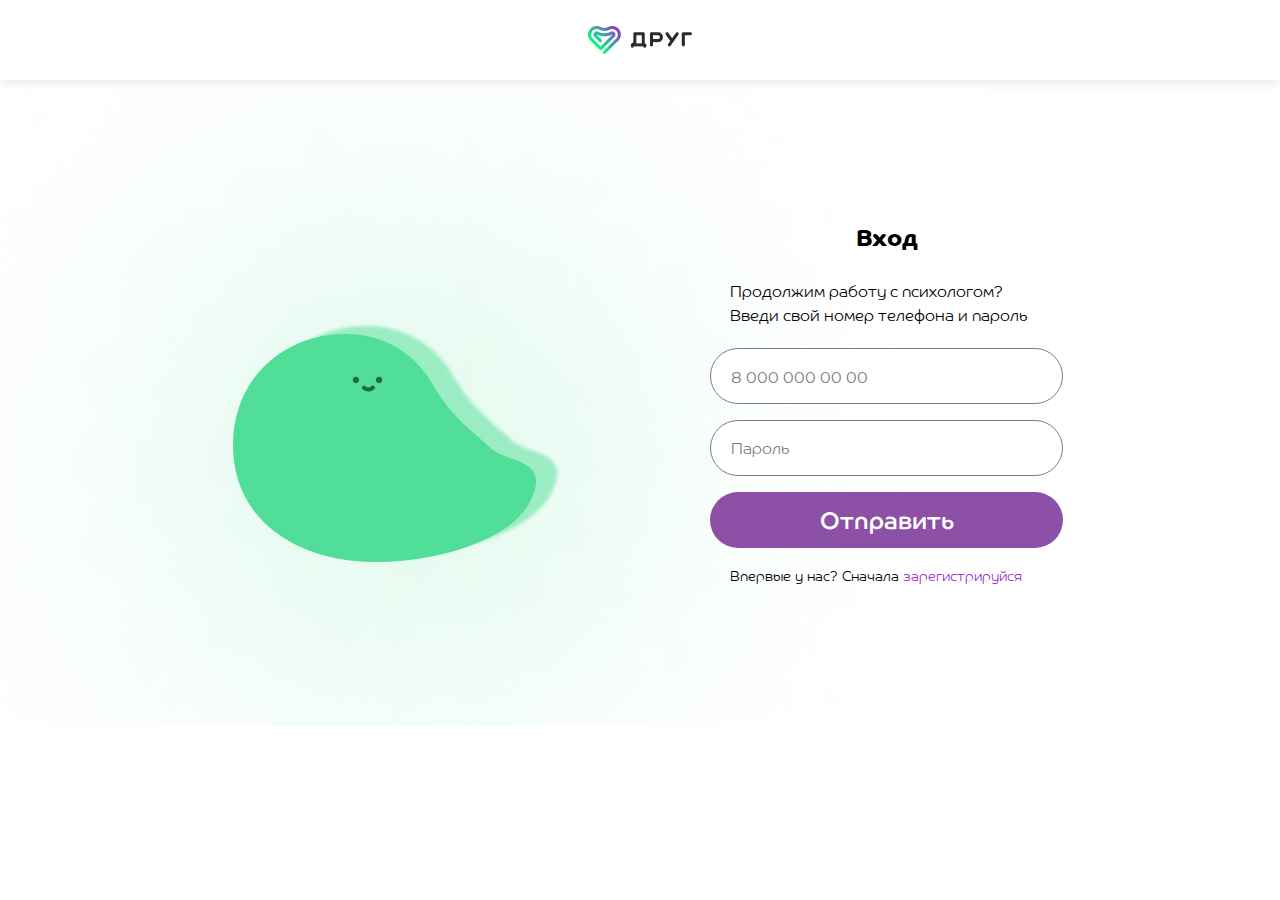
<file: index.html>
<!DOCTYPE html>
<html lang="en">
<head>
    <meta charset="UTF-8">
    <meta http-equiv="X-UA-Compatible" content="IE=edge">
    <meta name="viewport" content="width=device-width, initial-scale=1.0">
    <link rel="stylesheet" href="style.css">
    <link rel="stylesheet" href="mobile.css">
    <title>Friend</title>
</head>
<body>
    <header class="header">
        <div class="container logo">   
                <img src="image/logo_color.jpg" alt="логотип">
        </div>
    </header>

    <main>
        <div class="container main-container">
            <div class="welcome">
                <h1 class="h1">Вход</h1>
                <p class="text">Продолжим работу с психологом? <br>
                    Введи свой номер телефона и пароль
                </p>

                <form action="pages/profil.html" class="form">
                    <input type="number" class="input" name="phone" pattern="[0-9]{11,11}"
                     id="phone" placeholder="8 000 000 00 00" required>
                    <span class="mistake">Не хватает одной цифры</span>

                    <input type="password" id="password"
                     name="password" class="input input-password"
                      placeholder="Пароль" required>
                    <span class="mistake">Попробуй отключить Capslock</span>

                    <button type="submit" class="button">Отправить</button>
                </form>

                <p class="text-small">
                    Впервые у нас? Сначала <a href="pages/registration.html">зарегистрируйся</a>
                </p>

            </div>
              
        </div>
    </main>

    <footer class="footer">
        <div class="container">
            <p class="text-small">
                <!-- <a href="#">Забыл пароль?</a> -->
            </p>
        </div>
    </footer>

    
    <script src="index_script.js">    </script>
</body>
</html>
</file>
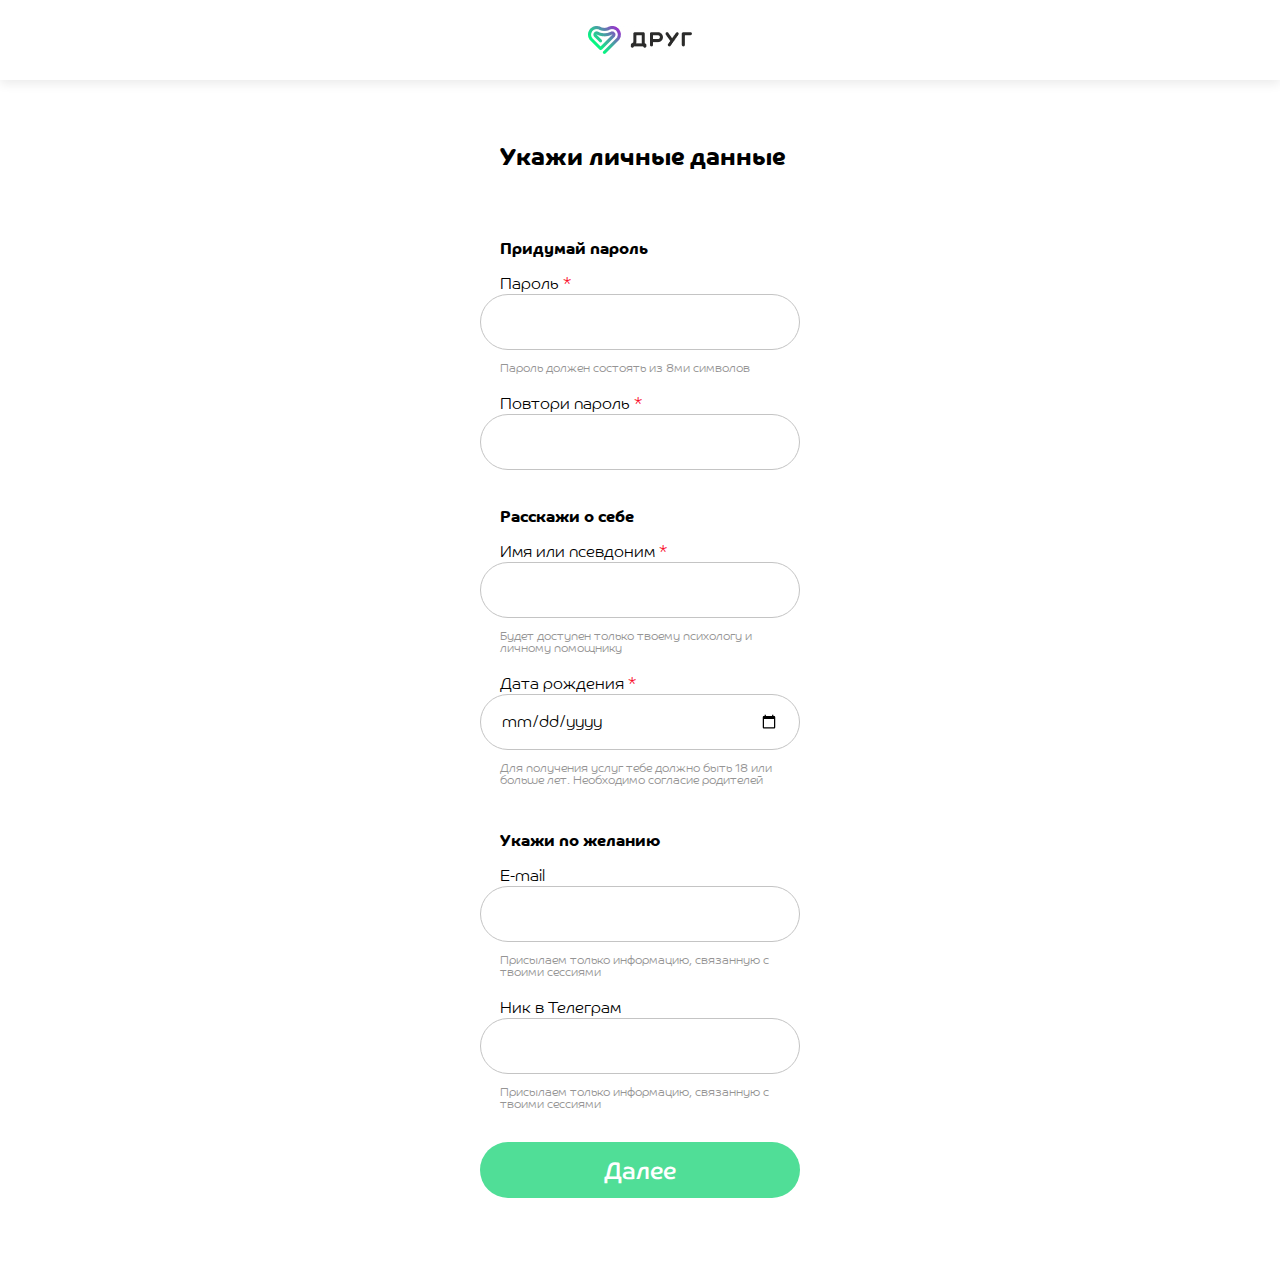
<file: pages/enterInfo.html>
<!DOCTYPE html>
<html lang="en">
<head>
    <meta charset="UTF-8">
    <meta http-equiv="X-UA-Compatible" content="IE=edge">
    <meta name="viewport" content="width=device-width, initial-scale=1.0">
    <link rel="stylesheet" href="../style.css">
    <link rel="stylesheet" href="../mobile.css">
    <title>Friend</title>
</head>
<body>
    <header class="header">
        <div class="container logo">   
                <img src="../image/logo_color.jpg" alt="логотип">
        </div>
    </header>

    <main>
        <div class="container ">
            
            <div class="center">
                
                <form action="identificator.html" class="form form-info">
                    <h1 class="h1 h1-margin">Укажи личные данные</h1>
                    
                    <div class="div-margin">
                        <p class="text-form">Придумай пароль</p>
                        <label for="password" class="label-form">Пароль <span class="red">*</span></label>
                        <input type="password" name="password" id="password" class="input-form" required>
                        <p class="about about-form" >
                            Пароль должен состоять из 8ми символов
                        </p>
                        <!-- <p class="about about-form" >
                            Пароль должен состоять из 8ми символов и включать заглавную букву, специальный символ и цифру
                        </p> -->
                        <label for="password2" class="label-form">Повтори пароль <span class="red">*</span></label>
                        <input type="password" name="password2" id="password2" class="input-form" required>
                        <span class="mistake">Пароли не совпадают</span>
                    </div>

                    <div class="div-margin">
                        <p class="text-form">Расскажи о себе</p>
                        <label for="name" class="label-form">Имя или псевдоним <span class="red">*</span></label>
                        <input type="text" name="name" id="name" class="input-form" required>
                        <p class="about about-form">
                            Будет доступен только твоему психологу и личному помощнику
                        </p>
                        <span class="mistake">Превышено допустимое количество символов: сократите 5 символов</span>

                        <label for="birth" class="label-form">Дата рождения <span class="red">*</span></label>
                        <input type="date" name="birth" id="birth" class="input-form" required>
                        <p class="about about-form">
                            Для получения услуг тебе должно быть 18 или больше лет. Необходимо согласие родителей
                        </p>
                        <span class="mistake">Для получения услуг тебе должно быть 18 или больше лет. Необходимо согласие родителей</span>
                    </div>

                    <div class="div-margin">
                        <p class="text-form">Укажи по желанию</p>
                        <label for="email" class="label-form">E-mail</label>
                        <input type="email" name="email" id="email" class="input-form" >
                        <p class="about about-form">
                            Присылаем только информацию, связанную с твоими сессиями
                        </p>
                        <span class="mistake">Пропущен символ @</span>

                        <label for="tg" class="label-form">Ник в Телеграм</label>
                        <input type="text" name="tg" id="tg" class="input-form" pattern="[0-9,a-z,'_']{5,20}">
                        <p class="about about-form">
                            Присылаем только информацию, связанную с твоими сессиями
                        </p>
                        <span class="mistake">Проверьте правильность ввода</span>
                    </div>

                    <button type="submit" class="button button-green">Далее</button>

                </form>
            </div>
            
        </div>
    </main>

    <footer class="footer">
        
    </footer>
    
    <script src="enterInfo_script.js">    </script>

</body>
</html>
</file>
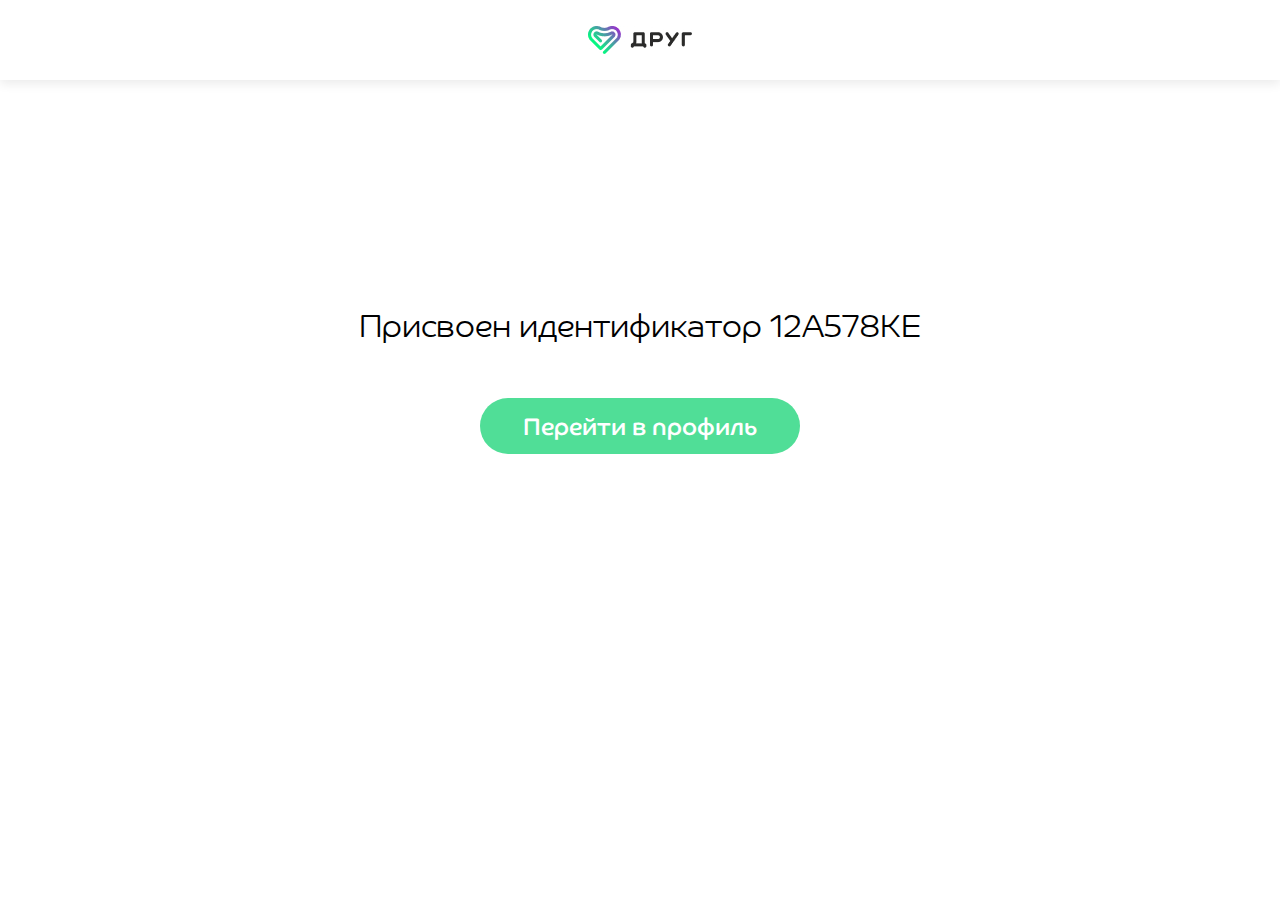
<file: pages/identificator.html>
<!DOCTYPE html>
<html lang="en">
<head>
    <meta charset="UTF-8">
    <meta http-equiv="X-UA-Compatible" content="IE=edge">
    <meta name="viewport" content="width=device-width, initial-scale=1.0">
    <link rel="stylesheet" href="../style.css">
    <link rel="stylesheet" href="../mobile.css">
    <title>Friend</title>
</head>
<body>
    <header class="header">
        <div class="container logo">   
            <img src="../image/logo_color.jpg" alt="логотип">
        </div>
    </header>

    <main>
        <div class="container ">
            <div class="identify">
                <p class="text-identify">
                    Присвоен идентификатор <br class="align-mobile"><span >12А578КЕ</span>
                </p>

                <form action="profil.html" class="form">
                    <button type="submit" class="button button-green">Перейти в профиль</button>
                </form>
            </div>
              
        </div>
    </main>

    <footer class="footer">
    </footer>

</body>
</html>
</file>
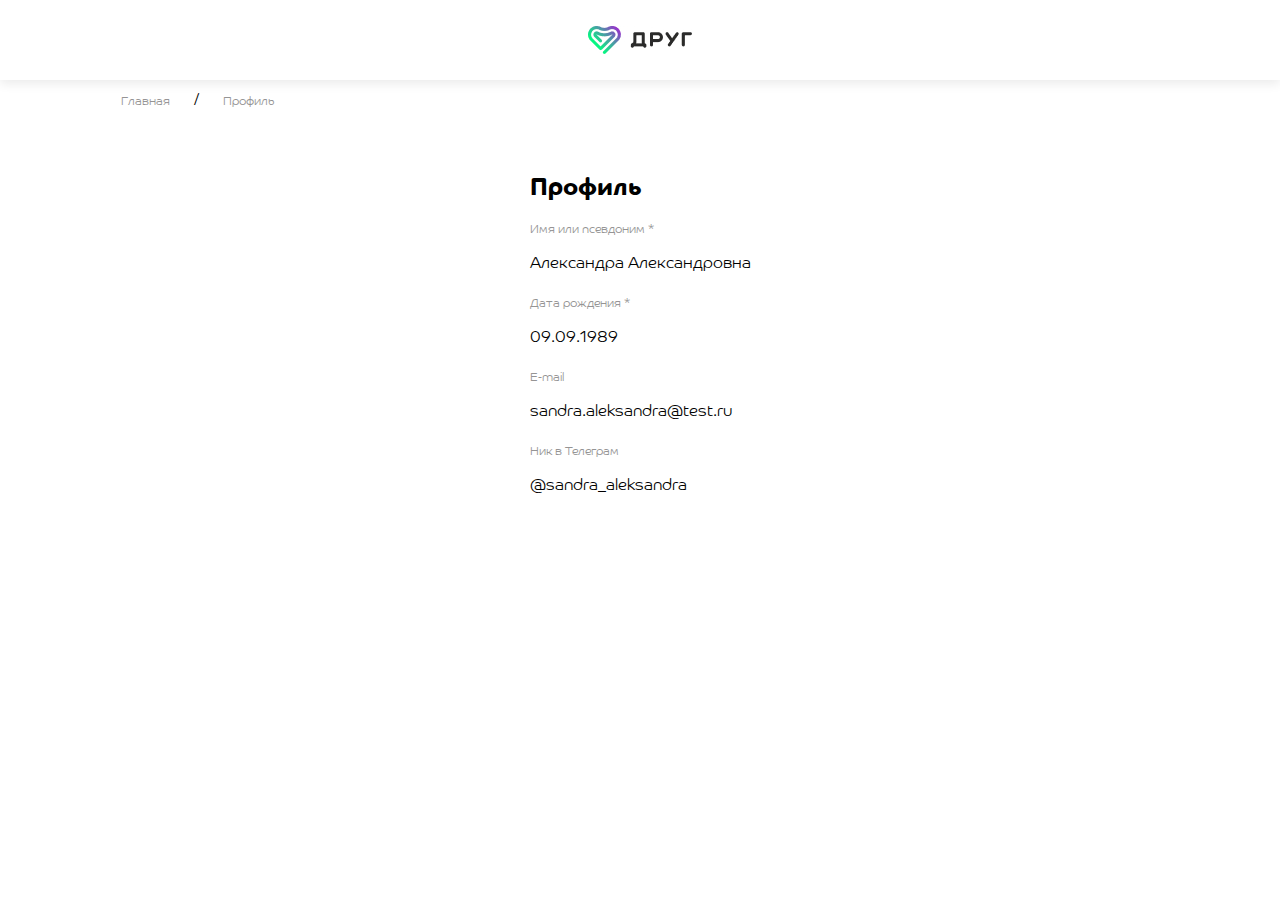
<file: pages/profil.html>
<!DOCTYPE html>
<html lang="en">
<head>
    <meta charset="UTF-8">
    <meta http-equiv="X-UA-Compatible" content="IE=edge">
    <meta name="viewport" content="width=device-width, initial-scale=1.0">
    <link rel="stylesheet" href="../style.css">
    <link rel="stylesheet" href="../mobile.css">
    <title>Friend</title>
</head>
<body>
    <header class="header">
        <div class="container logo">   
            <img src="../image/logo_color.jpg" alt="логотип">
        </div>
    </header>

    <main>
        <div class="container ">
            <div class="way"><a href="../index.html">Главная</a> / <a href="profil.html">Профиль</a>
                </div>
            <div class="center">
                <div>
                    <h1 class="h1 h1-profil">Профиль</h1>
    
                    <p class="about">Имя или псевдоним *</p>
                    <p class="info">Александра Александровна</p>
                    
                    <p class="about">Дата рождения *</p>
                    <p class="info">09.09.1989</p>
    
                    <p class="about">E-mail</p>
                    <p class="info">sandra.aleksandra@test.ru</p>
    
                    <p class="about">Ник в Телеграм</p>
                    <p class="info">@sandra_aleksandra</p>
    
                </div>
            </div>
            
        </div>
    </main>

    <footer class="footer">
        
    </footer>
</body>
</html>
</file>
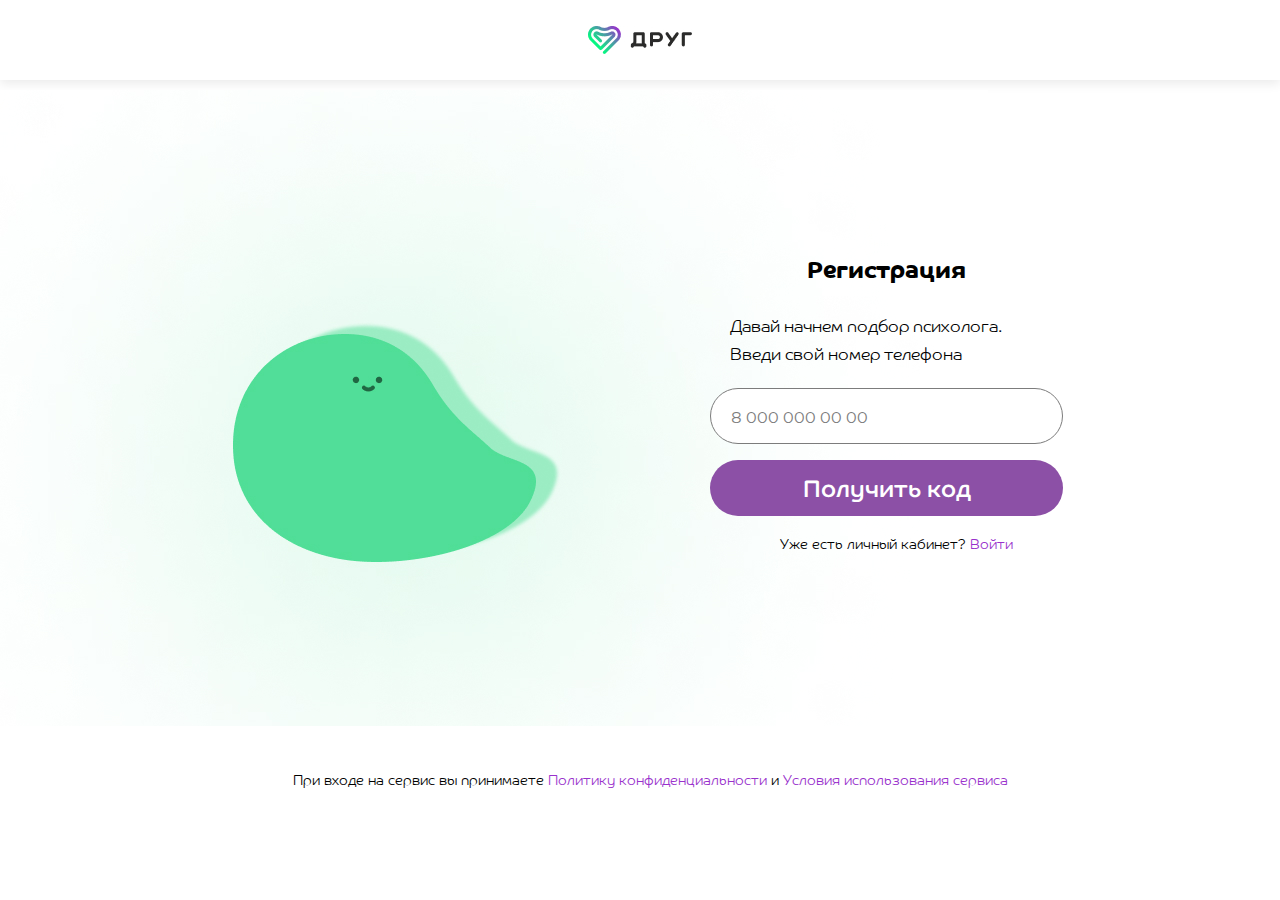
<file: pages/registration.html>
<!DOCTYPE html>
<html lang="en">
<head>
    <meta charset="UTF-8">
    <meta http-equiv="X-UA-Compatible" content="IE=edge">
    <meta name="viewport" content="width=device-width, initial-scale=1.0">
    <link rel="stylesheet" href="../style.css">
    <link rel="stylesheet" href="../mobile.css">
    <title>Friend</title>
</head>
<body>
    <header class="header">
        <div class="container logo">   
            <img src="../image/logo_color.jpg" alt="логотип">
        </div>
    </header>

    <main>
        <div class="container main-container">
            <div class="welcome">
                <h1 class="h1">Регистрация</h1>
                <p class="text text-registration">Давай начнем подбор психолога. <br>
                    Введи свой номер телефона
                </p>

                <form action="registrationSms.html" class="form">
                    <input type="number" class="input" name="phone" id="phone" required
                    pattern="[0-9]{11,11}" placeholder="8 000 000 00 00">
                    <span class="mistake">Не хватает одной цифры</span>

                    <button type="submit" class="button">Получить код</button>
                </form>

                <p class="text-small align align-desktop">
                    Уже есть личный кабинет? <a href="../index.html">Войти</a>
                </p>
                <p class="text-small align align-mobile">
                    или <br><a href="../index.html">Войти</a>
                </p>

            </div>
              
        </div>
    </main>

    <footer class="footer">
        <div class="container text-small">
            <p class="align">При входе на сервис вы принимаете 
                <a href="#">Политику конфиденциальности</a> и
                <a href="#">Условия использования сервиса</a>
            </p>
        </div>
    </footer>

    <script src="registration_script.js">    </script>

</body>
</html>
</file>
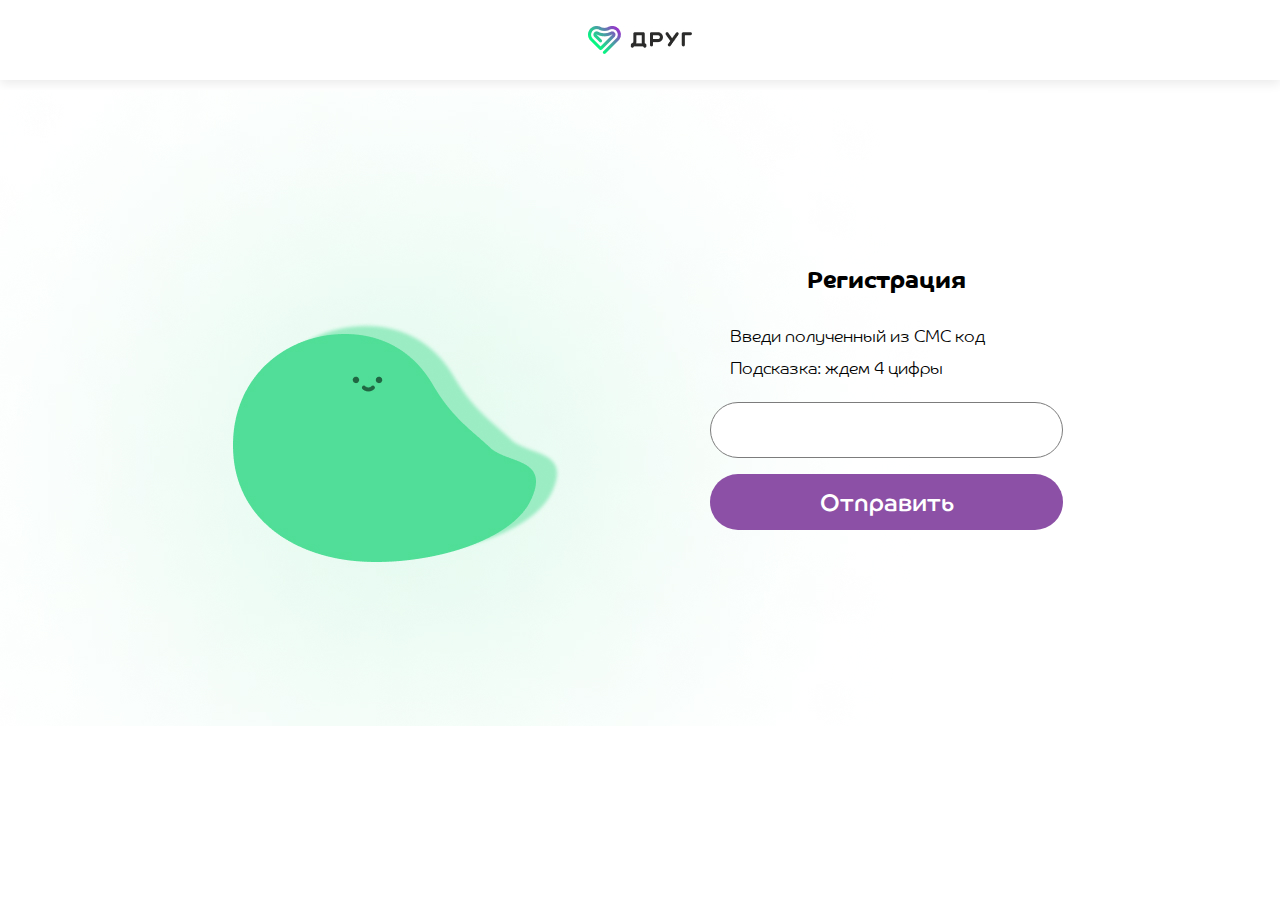
<file: pages/registrationSms.html>
<!DOCTYPE html>
<html lang="en">
<head>
    <meta charset="UTF-8">
    <meta http-equiv="X-UA-Compatible" content="IE=edge">
    <meta name="viewport" content="width=device-width, initial-scale=1.0">
    <link rel="stylesheet" href="../style.css">
    <link rel="stylesheet" href="../mobile.css">
    <title>Friend</title>
</head>
<body>
    <header class="header">
        <div class="container logo">   
            <img src="../image/logo_color.jpg" alt="логотип">
        </div>
    </header>

    <main>
        <div class="container main-container">
            <div class="welcome">
                <h1 class="h1 h1-sms">Регистрация</h1>
                <p class="text text-registration">Введи полученный из СМС код
                </p>
                <p class="text text-registration">Подсказка: ждем 4 цифры
                </p>

                <form action="enterInfo.html" class="form">
                    <input type="number" name="number" id="number" class="input" 
                    required pattern="[0-9]{4,4}">
                    <span class="mistake">Не хватает одной цифры</span>
                    
                    <button type="submit" class="button">Отправить</button>
                </form>

                <!-- <p class="text-small text-small-registration align-desktop">
                    <a href="../index.html">Отправить код снова 0:15</a>
                </p> -->
                <p class="text-small align align-mobile">
                    или <br><a href="../index.html">Войти</a>
                </p>
            </div>
              
        </div>
    </main>

    <footer class="footer">
        <div class="container text-small">
            <!-- <p class="align-desktop">Не приходит код? 
                <a href="#">Зарегистрироваться через email</a>
            </p> -->
            <p class="align align-mobile">При входе на сервис вы принимаете 
                <a href="#">Политику конфиденциальности</a> и
                <a href="#">Условия использования сервиса</a>
            </p>
        </div>
    </footer>

    <script src="registrationSms_script.js">    </script>

</body>
</html>
</file>
<file: style.css>
/* index.html и общие стили для всех страниц */

body * {
    box-sizing: border-box;
}

body {
    margin: 0;
}

@font-face {
    src: url('fonts/Co_Headline_Corp.ttf');
    font-family: "Co Headline Corp";
}

@font-face {
    src: url('fonts/Co_Headline_Corp_Bold.ttf');
    font-family: "Co Headline Corp Bold";
}

@font-face {
    src: url('fonts/Co_Headline_Corp_Light.ttf');
    font-family: "Co Headline Corp Light";
}

.container {
    max-width: 1400px;
    margin: 0 auto;

    font-family: 'Co Headline Corp Light', Arial, Helvetica, sans-serif;
    font-style: normal;
    color: #000000;
}

.header {
    background: #FFFFFF;
    box-shadow: 0px 4px 10px rgba(0, 0, 0, 0.08);
    margin-bottom: 10px;
}

.logo {
    display: flex;
    justify-content: center;
    padding: 26px;
}

.main-container {
    display: flex;
    align-items: center;
    background-image: url(image/image1.jpg);
    height: 636px;
    background-repeat: no-repeat;
    background-position: left;
}

.welcome {
    margin-left: 710px;
}

.h1 {
    font-size: 24px;
    line-height: 20px;
    text-align: center;
    font-weight: 700;
    font-family: 'Co Headline Corp Bold', Arial, Helvetica, sans-serif;

    margin-bottom: 32px;
    margin-top: 0;
}

.text {
    font-weight: 300;
    font-size: 16px;
    line-height: 24px;

    margin: 4px 20px;
}

.form {
    display: flex;
    flex-direction: column;
}

.input {
    background: #FFFFFF;
    border: 1px solid #7C7C7C;
    border-radius: 100px;
    width: 353px;
    height: 56px;
    margin-top: 16px;
    padding-left: 20px;

    font-family: 'Co Headline Corp', Arial, Helvetica, sans-serif;
    font-style: normal;
    font-weight: 400;
    font-size: 20px;
    line-height: 24px;
    color: #000000;
}

.input-password {
    font-weight: 300;
    font-size: 16px;
    line-height: 20px;
}

.input::placeholder {
    font-family: 'Co Headline Corp Light', Arial, Helvetica, sans-serif;
    font-style: normal;
    font-weight: 400;
    font-size: 16px;
    line-height: 20px;
    color: #7C7C7C;
}

.mistake {
    font-weight: 300;
    font-size: 12px;
    line-height: 20px;
    color: #F90B27;
    margin-left: 24px;
    margin-bottom: 20px;
    display: none;
}

.button {
    width: 353px;
    height: 56px;
    background: #8C50A6;
    border-radius: 100px;
    border: 0;

    font-family: 'Co Headline Corp', Arial, Helvetica, sans-serif;
    font-style: normal;
    font-weight: 400;
    font-size: 24px;
    line-height: 29px;
    text-align: center;
    color: #FFFFFF;

    margin-bottom: 16px;
    margin-top: 16px;
}

.button:disabled {
    background: #C4C4C4
}

.text-small {
    font-weight: 400;
    font-size: 14px;
    line-height: 24px;

    margin: 0;
    margin-left: 20px;
}

a {
    color: #9931CC;
    text-decoration: none;
}

.footer {
    display: flex;
    justify-content: center;
    padding: 28px;
}

/* стили окна регистрации */

.text-registration {
    font-weight: 300;
    font-size: 17px;
    line-height: 28px;
}

.text-small-registration {
    text-align: center;
}

.align {
    text-align: center;
}

.align-desktop {
    display: block;
}

.align-mobile {
    display: none;
}

/* стили для profil.html */

.way {
    margin-left: 101px;  
    margin-top: 10px;
}

.way a {
    font-weight: 400;
    font-size: 12px;
    line-height: 18px;
    color: #959494;
    margin-right: 20px;
    margin-left: 20px;
}

.h1-profil {
    text-align: left;
    margin-bottom: 26px;
}

.about {
    font-weight: 400;
    font-size: 12px;
    line-height: 12px;
    color: #959494;

    margin-bottom: 4px;
}

.info {
    font-weight: 400;
    font-size: 16px;
    line-height: 24px;

    margin-bottom: 22px;
}

.center {
    display: flex;
    justify-content: center;
    margin-top: 67px;
}

/* стили ввода данных */

.form-info {
    width: 320px;
}

.h1-margin {
    margin-bottom: 47px;
    margin-left: 20px;
    text-align: left;
}

.div-margin {
    margin: 24px 0 0;
}

.text-form {
    font-family: 'Co Headline Corp Bold', Arial, Helvetica, sans-serif;
    font-weight: 700;
    font-size: 16px;
    line-height: 20px;
    margin: 0 20px 16px;
}

.label-form {
    font-weight: 400;
    font-size: 16px;
    line-height: 20px;
    margin: 0 20px 6px; 
}

.input-form {
    background: #FFFFFF;
    border: 1px solid #C4C4C4;
    border-radius: 100px;
    margin-bottom: 12px;
    width: 320px;
    height: 56px;
    font-family: 'Co Headline Corp Light', Arial, Helvetica, sans-serif;
    font-style: normal;
    font-weight: 400;
    font-size: 16px;
    line-height: 20px;
    color: #000000;
    padding: 0 20px;
}

.about-form {
    width: 273px;
    margin: 0 20px 20px;
    display: block;
}

.button-green {
    background: #50DE97;
    width: 320px;
    margin-top: 12px;
}

.red {
    color: #F90B27;
}

.identify {
    margin-top: 225px;
    display: flex;
    flex-direction: column;
    align-items: center;
}

.text-identify {
    font-weight: 400;
    font-size: 32px;
    line-height: 42px;
    margin: 0;
    margin-bottom: 39px;
}
</file>
<file: mobile.css>
@media screen and (max-width: 760px) {
    .container {
        max-width: 360px;
    }

    .logo {
        padding: 14px;
    }

    .main-container {
        margin-top: 24px;
        background-image: none;
        height: 363px; 
    }

    .welcome {
        margin-left: 0;
    }

    .h1 {
        margin-bottom: 21px;
    }

    .text {
        margin-bottom: 34px;
    }

    .footer {
        padding: 42px;
    }

    .h1-sms {
        margin-bottom: 48px;
    }

    .align-desktop {
        display: none;
    }
    
    .align-mobile {
        display: block;
    }

    .identify {
        margin-top: 130px;
    }

    .text-identify {
        font-size: 20px;
        line-height: 28px;
        text-align: center;
    }

    .button {
        font-size: 20px;
    }

    .button-green {
        font-size: 18px;
    }
}
</file>
